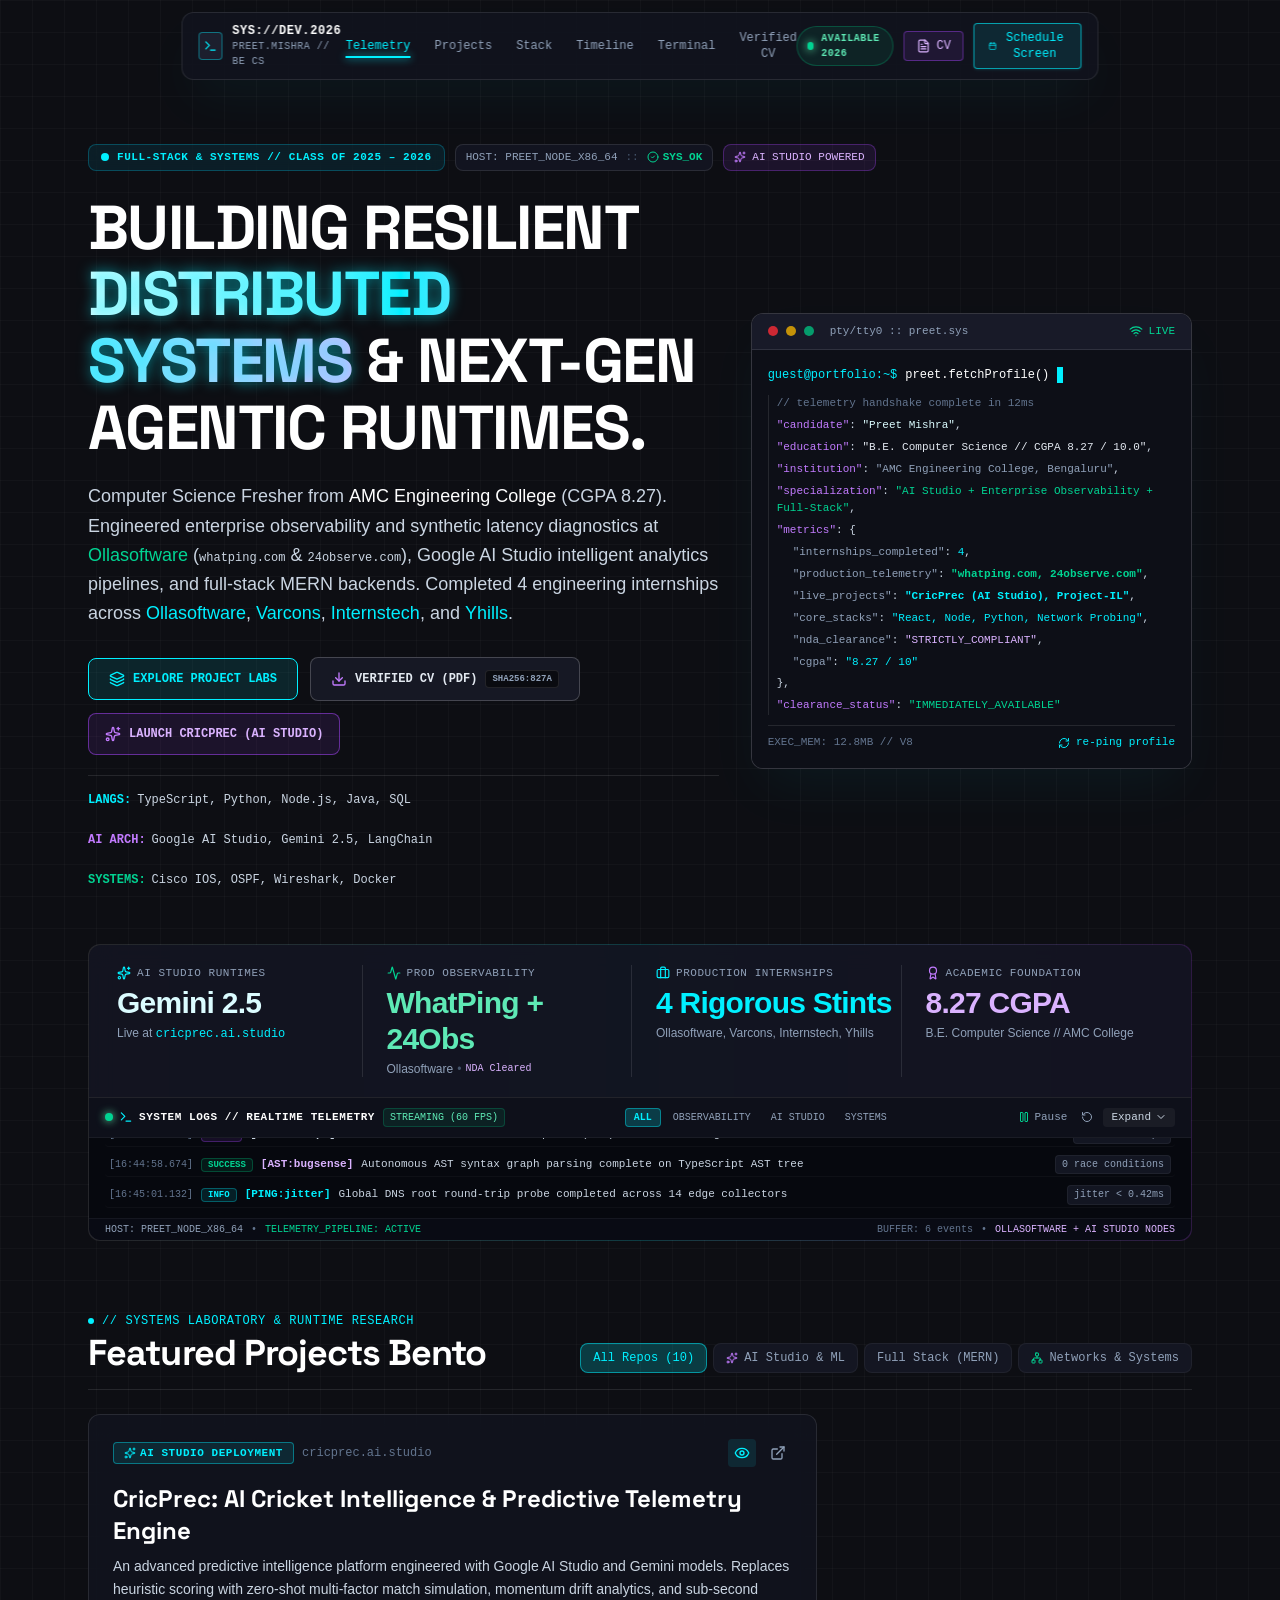
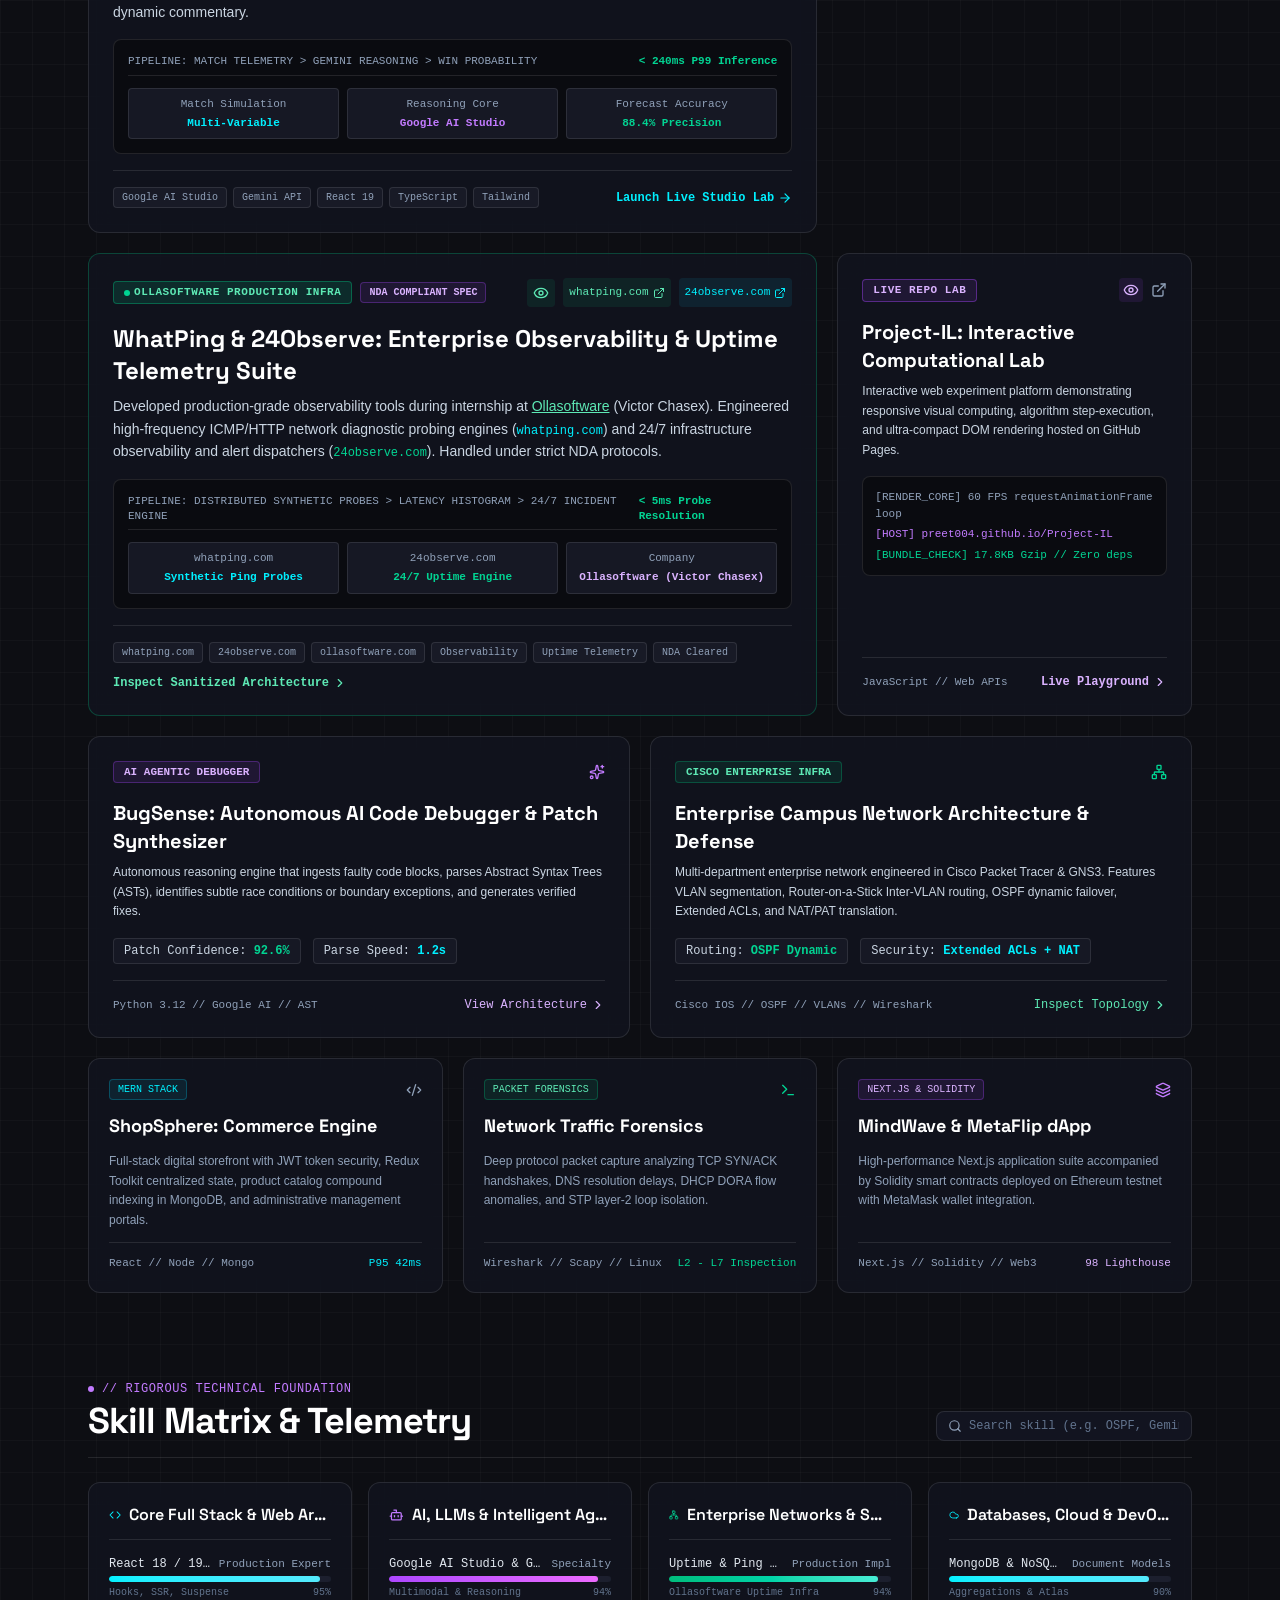
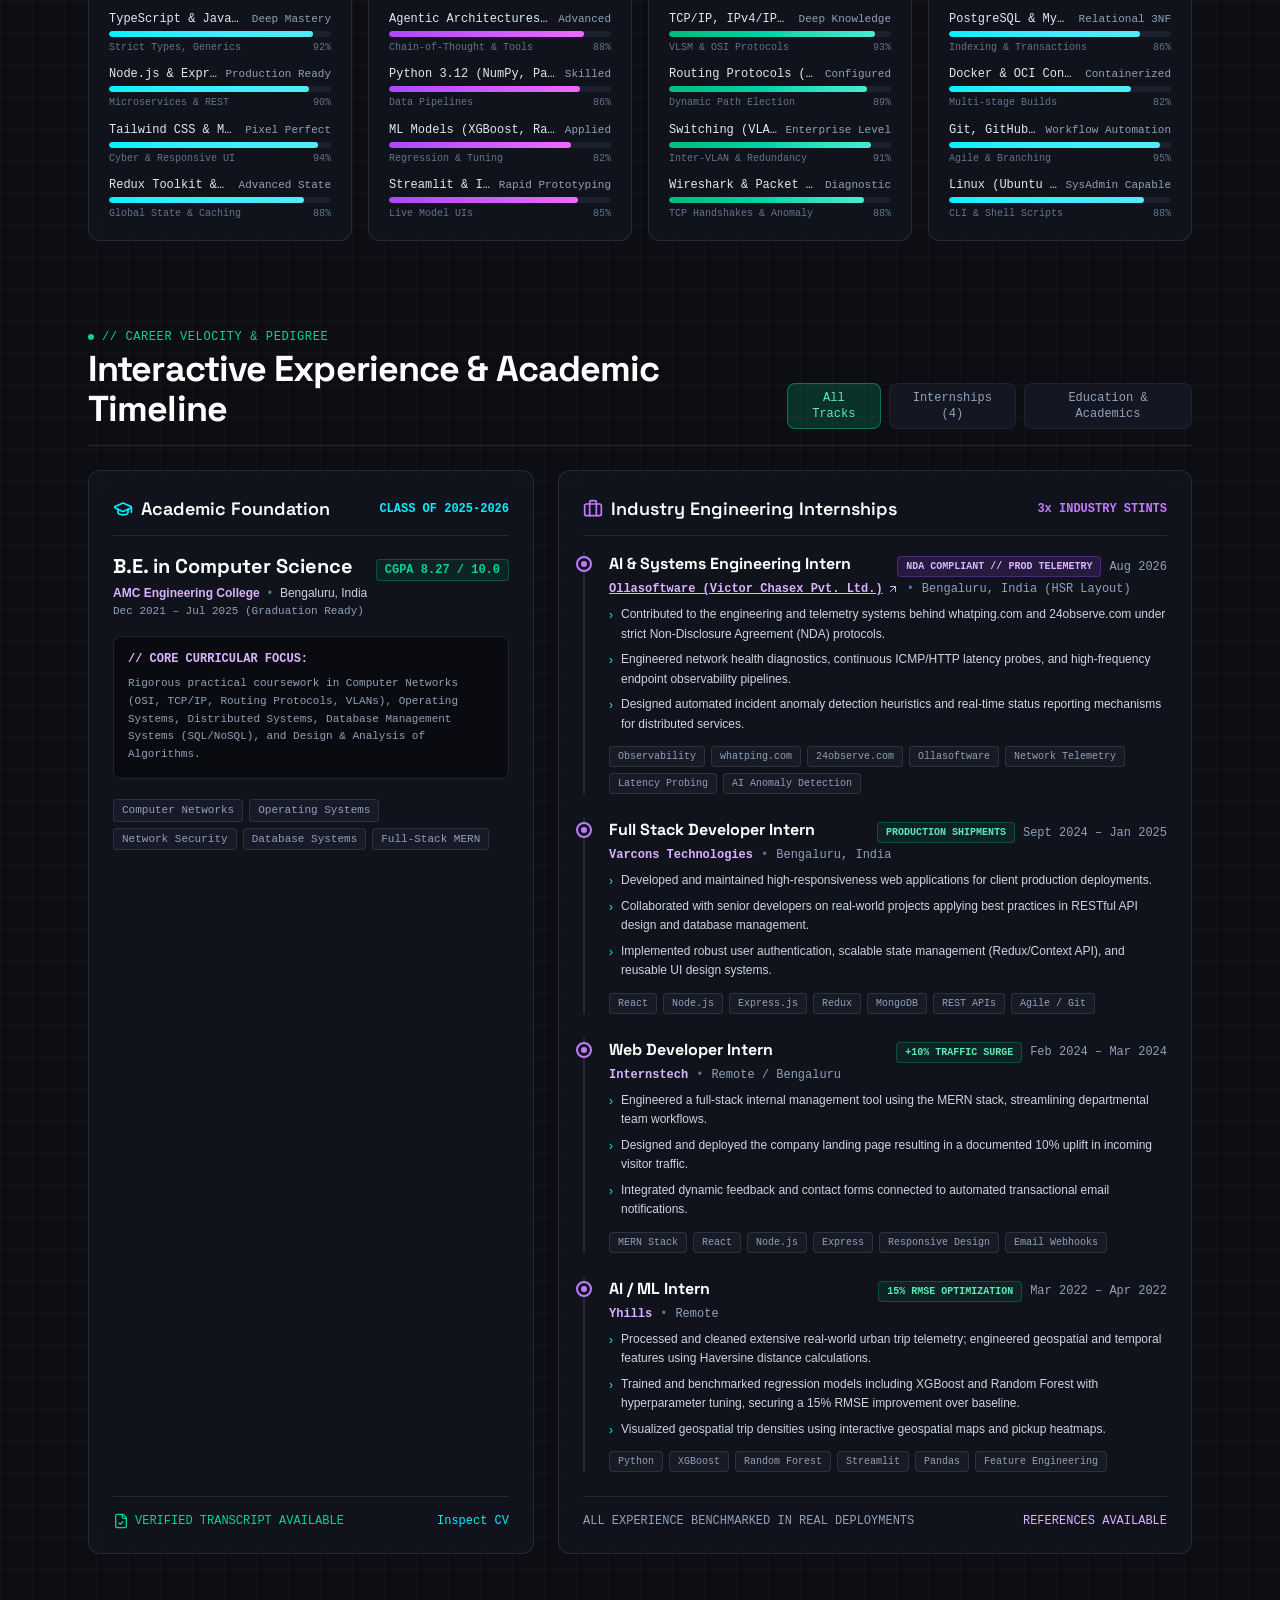
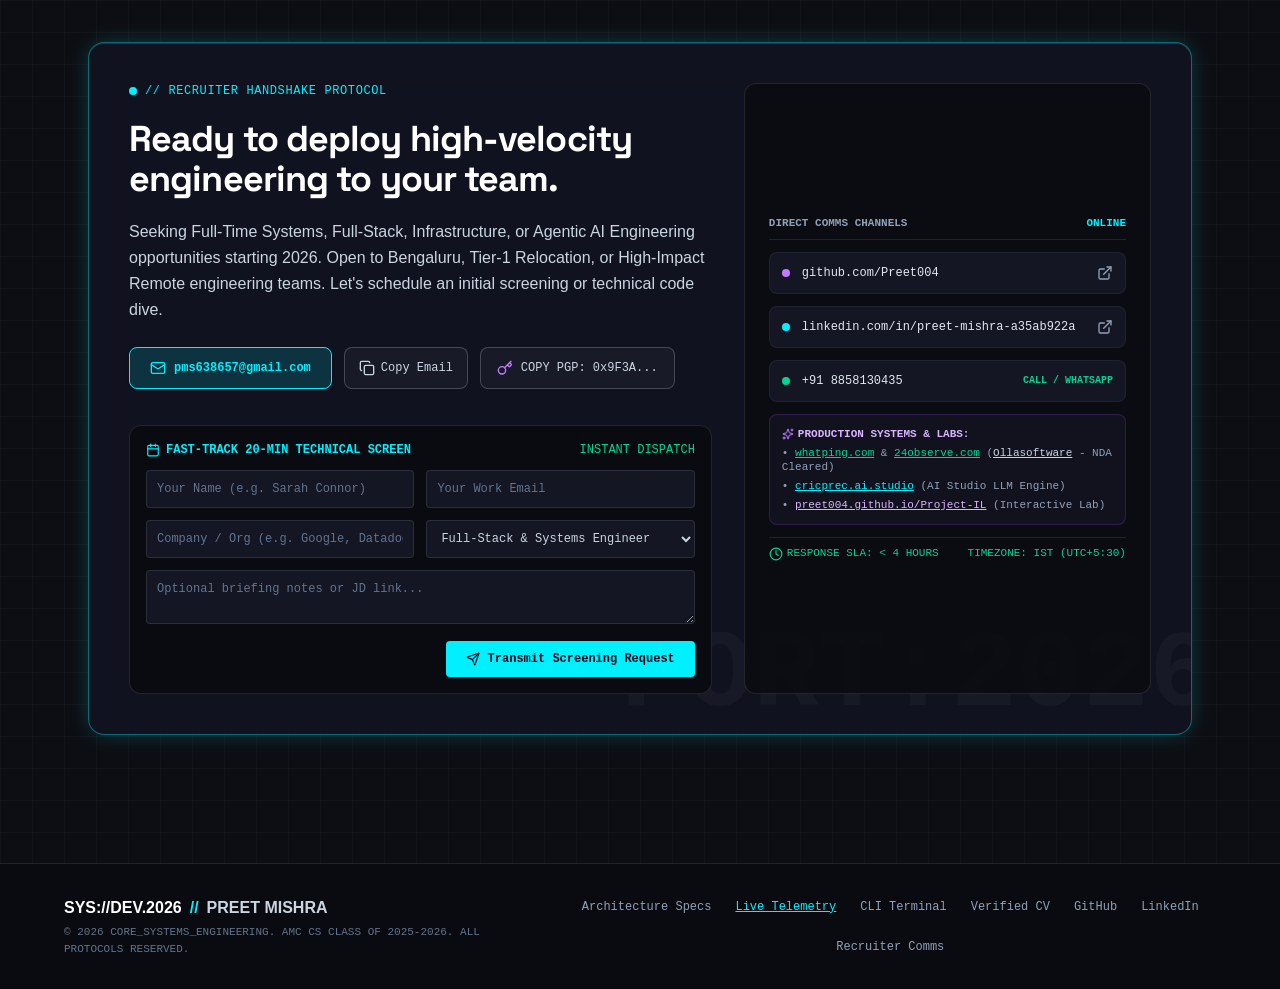
<file: docs/index.html>
<!doctype html>
<html lang="en" class="dark">
  <head>
    <meta charset="UTF-8" />
    <meta name="viewport" content="width=device-width, initial-scale=1.0" />
    <title>Preet Mishra // Systems, Full-Stack & AI Engineer (2026)</title>
    <meta name="description" content="Futuristic 2026 Tech Fresher Portfolio of Preet Mishra. Distributed systems, modern full stack, AI/ML models, and network engineering." />
    <meta property="og:title" content="Preet Mishra // Systems, Full-Stack & AI Engineer (2026)" />
    <meta property="og:description" content="Futuristic 2026 Tech Fresher Portfolio featuring live telemetry, interactive project bento, CLI terminal, and recruiter handshake protocol." />
    <meta property="og:type" content="website" />
    <meta name="twitter:card" content="summary_large_image" />
    <link rel="preconnect" href="https://fonts.googleapis.com" />
    <link rel="preconnect" href="https://fonts.gstatic.com" crossorigin />
    <link href="https://fonts.googleapis.com/css2?family=Geist:wght@300;400;500;600;700&family=JetBrains+Mono:ital,wght@0,300;0,400;0,500;0,600;0,700;1,400&family=Space+Grotesk:wght@400;500;600;700&display=swap" rel="stylesheet" />
    <script type="module" crossorigin src="./assets/index-7pq9g4Ri.js"></script>
    <link rel="stylesheet" crossorigin href="./assets/index-fyTTJKUp.css">
  </head>
  <body class="bg-[#0a0b10] text-[#e3e1e9] font-sans antialiased min-h-screen selection:bg-[#00f0ff]/30 selection:text-[#dbfcff]">
    <div id="root"></div>
  </body>
</html>
</file>
